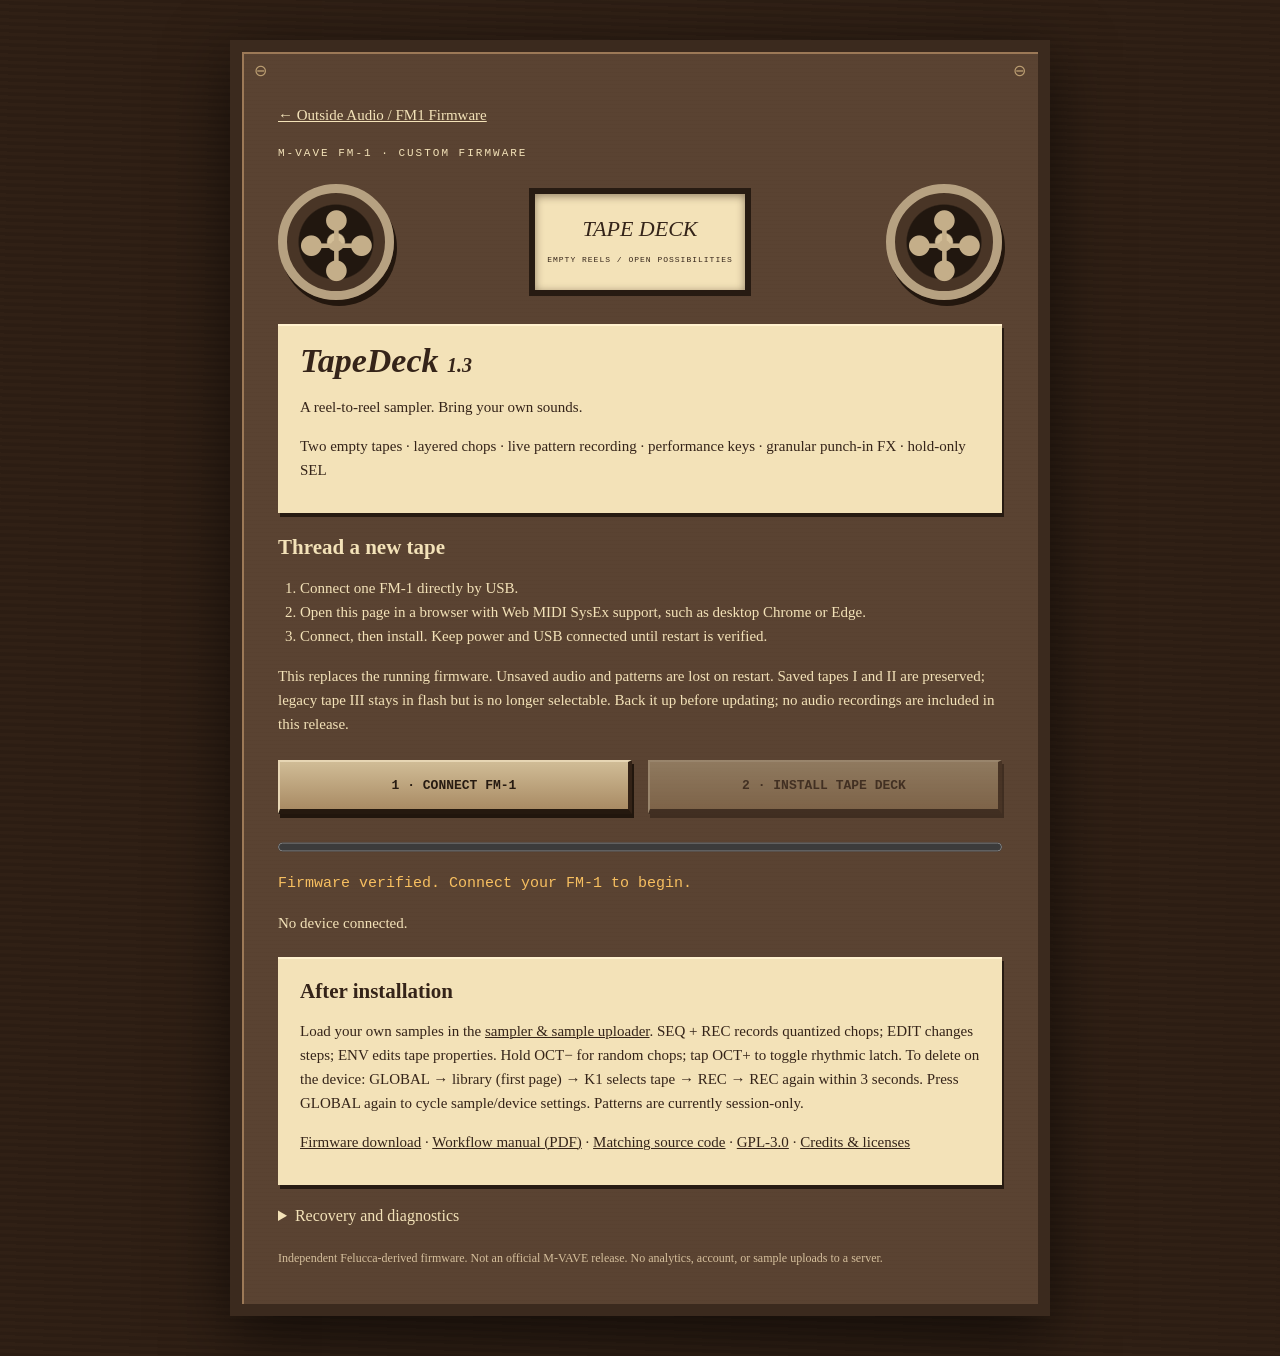
<file: tapedeck.html>
<!doctype html><html lang="en"><meta charset="utf-8"><meta name="viewport" content="width=device-width,initial-scale=1"><title>TapeDeck • FM-1 Installer</title><link rel="stylesheet" href="td-style.css">
<main><p><a href="/#fm1-firmware">← Outside Audio / FM1 Firmware</a></p><div class="screw a">⊖</div><div class="screw b">⊖</div><header><span class="badge">M-VAVE FM-1 · CUSTOM FIRMWARE</span><div class="deck" aria-hidden="true"><div class="reel">✣</div><div class="meter">TAPE DECK<br><small>EMPTY REELS / OPEN POSSIBILITIES</small></div><div class="reel">✣</div></div></header><section class="label"><h1>TapeDeck <span id="version">1.3</span></h1><p>A reel-to-reel sampler. Bring your own sounds.</p><p>Two empty tapes · layered chops · live pattern recording · performance keys · granular punch-in FX · hold-only SEL</p></section>
<section><h2>Thread a new tape</h2><ol><li>Connect one FM-1 directly by USB.</li><li>Open this page in a browser with Web MIDI SysEx support, such as desktop Chrome or Edge.</li><li>Connect, then install. Keep power and USB connected until restart is verified.</li></ol><p>This replaces the running firmware. Unsaved audio and patterns are lost on restart. Saved tapes I and II are preserved; legacy tape III stays in flash but is no longer selectable. Back it up before updating; no audio recordings are included in this release.</p><div class="controls"><button id="connect" disabled>1 · CONNECT FM-1</button><button id="install" disabled>2 · INSTALL TAPE DECK</button></div><progress id="progress" max="100" value="0" aria-label="Firmware installation"></progress><p id="status" role="status" aria-live="polite">Checking firmware package…</p><p id="device">No device connected.</p></section>
<section class="label"><h2>After installation</h2><p>Load your own samples in the <a href="td-sampler-index.html">sampler &amp; sample uploader</a>. SEQ + REC records quantized chops; EDIT changes steps; ENV edits tape properties. Hold OCT− for random chops; tap OCT+ to toggle rhythmic latch. To delete on the device: GLOBAL → library (first page) → K1 selects tape → REC → REC again within 3 seconds. Press GLOBAL again to cycle sample/device settings. Patterns are currently session-only.</p><p><a href="td-tapedeck-1.3.fwsc" download>Firmware download</a> · <a href="td-TapeDeck-1.3-Workflow-Manual.pdf" download>Workflow manual (PDF)</a> · <a href="td-source.zip" download>Matching source code</a> · <a href="td-LICENSE">GPL-3.0</a> · <a href="td-LICENSING.md">Credits &amp; licenses</a></p></section>
<details><summary>Recovery and diagnostics</summary><p>If interrupted, reconnect the FM-1 and use Install again to resume from the update loader. If writing completes but restart cannot be verified, power-cycle the FM-1 and connect again. Do not disconnect while writing. To return to stock firmware, use the official M-VAVE updater with its official firmware.</p><pre id="log"></pre></details><footer>Independent Felucca-derived firmware. Not an official M-VAVE release. No analytics, account, or sample uploads to a server.</footer></main><script type="module" src="td-installer.js?v=1.3-audit1"></script></html>
</file>
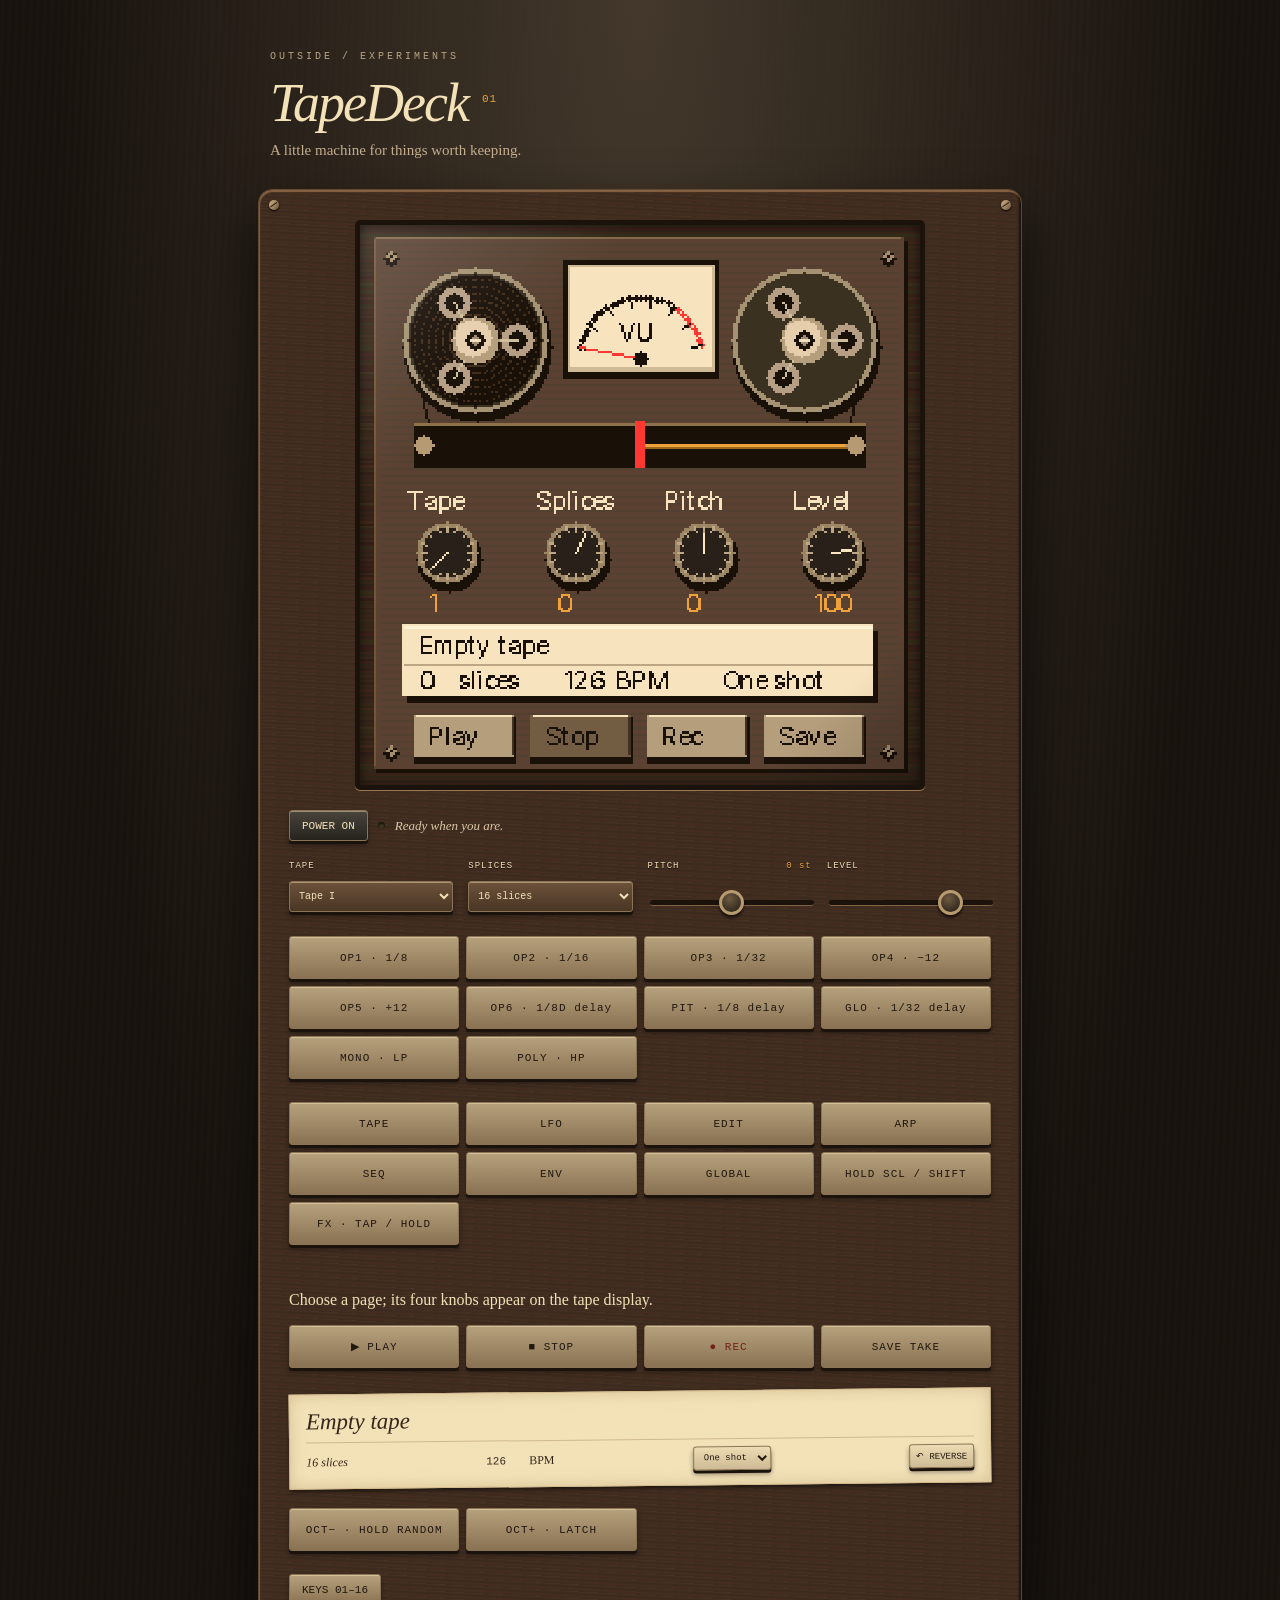
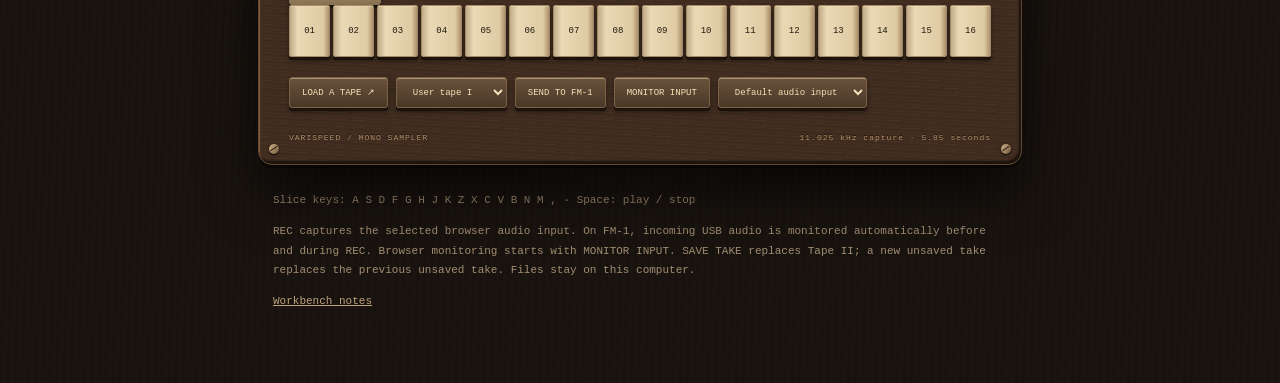
<file: td-sampler-index.html>
<!doctype html><html lang="en"><head><meta charset="utf-8"><meta name="viewport" content="width=device-width,initial-scale=1"><title>TapeDeck — FM-1 sampler</title><link rel="stylesheet" href="td-sampler-style.css"></head><body>
<main><header><span class="maker">OUTSIDE / EXPERIMENTS</span><h1>TapeDeck<span>01</span></h1><p>A little machine for things worth keeping.</p></header>
<section class="instrument" aria-label="TapeDeck sampler"><div class="screw tl"></div><div class="screw tr"></div><div class="screw bl"></div><div class="screw br"></div>
<div class="deck"><canvas id="display" width="240" height="240" aria-label="Live sampler display"></canvas><div class="glass"></div></div>
<div class="power"><button id="power">POWER ON</button><span id="lamp"></span><span id="status" role="status">Ready when you are.</span></div>
<div class="knobs"><label>TAPE<select id="source"></select></label><label>SPLICES<select id="slices"><option value="0">Whole tape</option><option value="1">4 slices</option><option value="2">8 slices</option><option value="3" selected>16 slices</option><option value="4">32 slices</option><option value="5">Auto splices</option></select></label><label>PITCH <output id="pitch-value">0 st</output><input id="pitch" type="range" min="-24" max="24" value="0" aria-label="Knob 3 pitch"></label><label>LEVEL<input id="level" type="range" min="0" max="127" value="100" aria-label="Knob 4 level"></label></div>
<div class="transport" id="perform"></div>
<div class="transport" id="pages"><button data-page="0">TAPE</button><button data-page="1">LFO</button><button data-page="2">EDIT</button><button data-page="3">ARP</button><button data-page="4">SEQ</button><button data-page="6">ENV</button><button data-page="7">GLOBAL</button><button id="shift">HOLD SCL / SHIFT</button><button id="fx">FX · TAP / HOLD</button></div>
<button id="clear-pattern" hidden>CLEAR THIS TAPE’S PATTERN</button><div class="transport" id="page-knobs"></div><p id="page-help" role="status">Choose a page; its four knobs appear on the tape display.</p>
<div class="transport"><button id="play">▶ PLAY</button><button id="stop">■ STOP</button><button id="rec">● REC</button><button id="save">SAVE TAKE</button></div>
<div class="label"><i id="tape-name">Empty tape</i><span><b id="count">16 slices</b><label><input id="bpm" type="number" min="40" max="240" value="126"> BPM</label><select id="mode" aria-label="Playback mode"><option>One shot</option><option>Gated</option><option>Loop</option></select><button id="reverse" aria-pressed="false">↶ REVERSE</button></span></div>
<div class="transport"><button id="random">OCT− · HOLD RANDOM</button><button id="latch">OCT+ · LATCH</button></div><button id="bank">KEYS 01–16</button><div id="pads" class="pads" aria-label="Slice keys"></div>
<div class="loading"><button id="load">LOAD A TAPE ↗</button><input type="file" id="file" accept="audio/*" hidden><select id="slot" aria-label="Import destination"><option value="0">User tape I</option><option value="1">User tape II</option></select><button id="send" disabled>SEND TO FM-1</button><button id="monitor" aria-pressed="false">MONITOR INPUT</button><select id="input" aria-label="Recording input"><option value="default">Default audio input</option></select></div>
<div class="engraving">VARISPEED / MONO SAMPLER <span>11.025 kHz capture · 5.85 seconds</span></div></section>
<footer><p>Slice keys: A S D F G H J K Z X C V B N M , · Space: play / stop</p><p>REC captures the selected browser audio input. On FM-1, incoming USB audio is monitored automatically before and during REC. Browser monitoring starts with MONITOR INPUT. SAVE TAKE replaces Tape II; a new unsaved take replaces the previous unsaved take. Files stay on this computer.</p><a href="td-README.md">Workbench notes</a></footer></main><script type="module" src="td-sampler-app.js"></script></body></html>
</file>
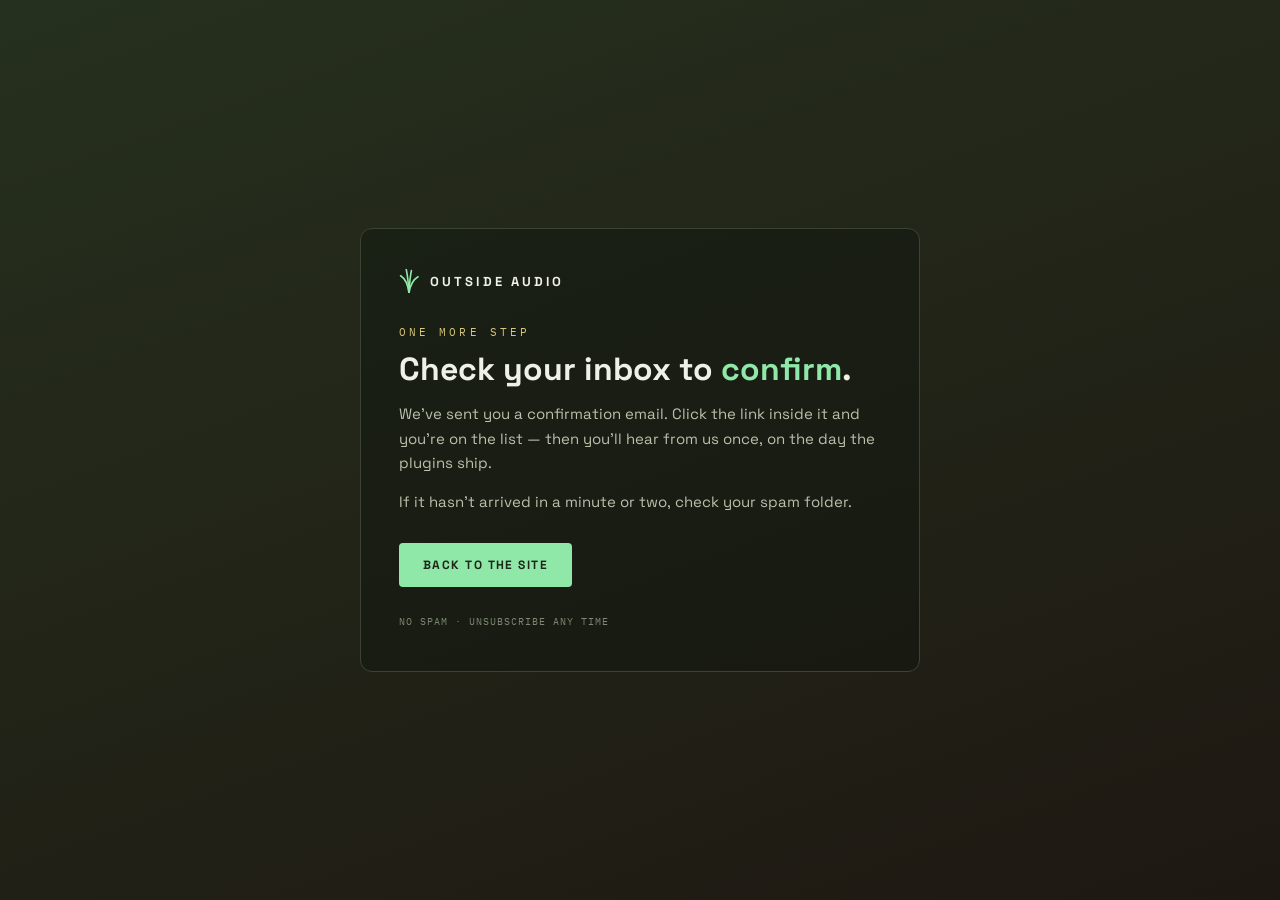
<file: thanks.html>
<!DOCTYPE html>
<html lang="en">
<head>
<meta charset="utf-8">
<title>You're on the list — Outside Audio</title>
<meta name="viewport" content="width=device-width, initial-scale=1">
<meta name="robots" content="noindex">
<meta name="description" content="Confirm your subscription to hear when the Outside Audio plugins ship.">
<link rel="preconnect" href="https://fonts.googleapis.com">
<link rel="preconnect" href="https://fonts.gstatic.com" crossorigin>
<link href="https://fonts.googleapis.com/css2?family=IBM+Plex+Mono:wght@400;600&family=Space+Grotesk:wght@400;700&display=swap" rel="stylesheet">
<style>
  *{margin:0;padding:0;box-sizing:border-box}
  body{
    min-height:100vh;display:flex;align-items:center;justify-content:center;padding:28px;
    background:linear-gradient(160deg,#26301E,#1E1812);color:#EDF1E6;
    font-family:'Space Grotesk',system-ui,-apple-system,sans-serif;
  }
  .card{
    width:100%;max-width:560px;border:1px solid #3A4433;border-radius:12px;
    background:rgba(14,20,14,.45);padding:40px 38px;
  }
  .mark{display:flex;align-items:center;gap:11px;margin-bottom:32px}
  .mark span{font-size:13px;font-weight:700;letter-spacing:.24em}
  .eyebrow{font-family:'IBM Plex Mono',monospace;font-size:11px;letter-spacing:.28em;color:#D8C878}
  h1{font-size:32px;font-weight:700;line-height:1.15;margin-top:12px}
  h1 em{font-style:normal;color:#8FE8A8}
  p{font-size:15px;line-height:1.65;color:#B9C2AC;margin-top:14px}
  .note{font-family:'IBM Plex Mono',monospace;font-size:10px;letter-spacing:.1em;line-height:1.8;color:#7C8873;margin-top:26px}
  .back{
    display:inline-flex;align-items:center;justify-content:center;height:44px;padding:0 24px;margin-top:28px;
    border-radius:4px;background:#8FE8A8;color:#1E2519;text-decoration:none;
    font-size:12px;font-weight:700;letter-spacing:.12em;
  }
  .back:hover{background:#A6F0BC}
  @media (max-width:480px){.card{padding:30px 24px}h1{font-size:26px}}
</style>
</head>
<body>
  <div class="card">
    <div class="mark">
      <svg width="20" height="24" viewBox="0 0 22 26" fill="none" stroke="#8FE8A8" stroke-width="1.8" stroke-linecap="round" aria-hidden="true">
        <path d="M 11 26 Q 9 11.7 1.76 7.28"></path>
        <path d="M 11 26 Q 10 9.88 7.92 0"></path>
        <path d="M 11 26 Q 12 8.84 13.64 1.56"></path>
        <path d="M 11 26 Q 13 13 20.9 8.32"></path>
      </svg>
      <span>OUTSIDE AUDIO</span>
    </div>

    <div class="eyebrow">ONE MORE STEP</div>
    <h1>Check your inbox to <em>confirm</em>.</h1>
    <p>We've sent you a confirmation email. Click the link inside it and you're on the list — then you'll hear from us once, on the day the plugins ship.</p>
    <p>If it hasn't arrived in a minute or two, check your spam folder.</p>

    <a class="back" href="/">BACK TO THE SITE</a>

    <div class="note">NO SPAM &middot; UNSUBSCRIBE ANY TIME</div>
  </div>
</body>
</html>
</file>
<file: td-style.css>
:root{color-scheme:dark;font-family:Georgia,serif;color:#f3e2b8;background:#1b120c}*{box-sizing:border-box}body{margin:0;padding:40px 16px;background:repeating-linear-gradient(2deg,#2c1d13 0 3px,#302015 4px 7px)}main{max-width:820px;margin:auto;padding:36px;position:relative;border:12px solid #3b2a1e;background:repeating-linear-gradient(0deg,#5a4332,#5a4332 3px,#57402f 4px);box-shadow:inset 2px 2px #9c7957,0 20px 60px #0009}.screw{position:absolute;color:#bb9e72;top:9px}.a{left:12px}.b{right:12px}.badge{font:11px monospace;letter-spacing:2px}.deck{display:flex;align-items:center;justify-content:space-between;margin:24px 0}.reel{width:116px;height:116px;display:grid;place-items:center;border:9px solid #b6a181;border-radius:50%;background:radial-gradient(circle,#d4bf98 12%,#21170f 14%,#21170f 53%,#493526 55%);color:#c4ae89;font-size:94px;box-shadow:3px 6px 0 #23170e}.meter{text-align:center;color:#342419;background:#f3e2b8;border:6px solid #271b12;padding:22px 12px;font-size:22px;font-style:italic;box-shadow:inset 0 2px 8px #38231488}.meter small{font:8px monospace;letter-spacing:1px}.label{color:#352419;background:#f3e2b8;padding:16px 22px;box-shadow:2px 4px 0 #271b12;margin:22px 0;border-top:2px solid #fff1ce}h1{font-size:34px;font-style:italic;margin:0 0 8px}h1 span{font-size:20px}h2{font-size:21px;margin:4px 0 12px}p,li{font-size:15px;line-height:1.6}ol{padding-left:22px}.controls{display:flex;gap:16px;margin:24px 0}button{cursor:pointer;background:linear-gradient(#d0bc96,#a98b64);color:#271b12;border:2px solid #e7d6b4;border-bottom:5px solid #25190f;border-right:4px solid #332216;padding:16px;font:bold 13px monospace;flex:1;box-shadow:2px 4px 0 #21160d}button:disabled{opacity:.45;cursor:default}button:active:not(:disabled){transform:translateY(2px)}button:focus-visible,a:focus-visible,summary:focus-visible{outline:3px solid #e8a33c;outline-offset:4px}progress{width:100%;height:18px;accent-color:#e8a33c}#status{color:#f7bf60;font-family:monospace}a{color:inherit;text-decoration-thickness:1px}pre{white-space:pre-wrap;max-height:220px;overflow:auto;background:#21170f;padding:12px;font-size:11px}footer{font-size:12px;line-height:1.6;margin-top:24px;color:#d5bf9c}@media(max-width:580px){body{padding:8px}main{padding:18px;border-width:7px}.reel{width:68px;height:68px;border-width:5px;font-size:54px}.meter{font-size:14px;padding:16px 7px}.meter small{font-size:6px}.controls{flex-direction:column}h1{font-size:28px}}@media(prefers-reduced-motion:no-preference){.working .reel{animation:spin 4s linear infinite}@keyframes spin{to{transform:rotate(360deg)}}}
</file>
<file: td-sampler-style.css>
:root{color-scheme:dark;font-family:Georgia,'Times New Roman',serif;color:#f3e2b8;background:#17120e}*{box-sizing:border-box}body{margin:0;background:radial-gradient(ellipse at 50% 0,#43382b,transparent 65%),repeating-linear-gradient(92deg,#17120e 0,#1b1510 3px,#17120e 7px);min-height:100vh}main{max-width:820px;margin:0 auto;padding:45px 28px}header{position:relative;margin:0 12px 30px}.maker{font:10px ui-monospace,monospace;letter-spacing:3px;color:#bba484}h1{font-weight:400;font-style:italic;font-size:54px;margin:9px 0 0;letter-spacing:-2px}h1 span{font:11px ui-monospace,monospace;letter-spacing:1px;margin-left:14px;vertical-align:super;color:#e8a33c}header p{color:#c4ae90;font-size:15px;margin-top:8px}.instrument{position:relative;padding:30px 30px 22px;border-radius:14px;background:repeating-linear-gradient(3deg,#3b2a1e 0,#442e20 2px,#3b2a1e 5px,#493224 7px);box-shadow:inset 1px 2px 1px #856344,inset -2px -3px 2px #1b120c,0 26px 55px #000a,0 3px 0 #100c09;border:1px solid #63482f}.deck{width:100%;max-width:570px;aspect-ratio:1;margin:0 auto 20px;position:relative;border:5px solid #1b120c;border-radius:5px;box-shadow:0 1px 0 #9d7751,inset 0 3px 10px #000;overflow:hidden;background:#5a4332}canvas{display:block;width:100%;image-rendering:pixelated}.glass{pointer-events:none;position:absolute;inset:0;background:linear-gradient(135deg,#fff2,transparent 25%,transparent 85%,#0003);box-shadow:inset 0 0 12px #0009}.screw{position:absolute;width:10px;height:10px;border-radius:50%;background:linear-gradient(120deg,#d1b688,#6d543c);box-shadow:0 1px 2px #000}.screw:after{content:'';position:absolute;inset:4px 1px;border-top:1px solid #24180f;transform:rotate(-35deg)}.tl{top:10px;left:10px}.tr{top:10px;right:10px}.bl{bottom:10px;left:10px}.br{bottom:10px;right:10px}button,select,input{font:11px ui-monospace,monospace}button,select{border:1px solid #8b7455;border-radius:3px;background:linear-gradient(#b6a17d,#897252);color:#21170f;box-shadow:inset 0 1px #f3e2b877,0 3px 0 #1b120c,0 4px 5px #0006;min-height:31px;padding:7px 12px;cursor:pointer}button:active,button[aria-pressed=true]{transform:translateY(2px);box-shadow:inset 0 2px 4px #0008,0 1px #1b120c;background:#776143}button:focus-visible,select:focus-visible,input:focus-visible{outline:2px solid #e8a33c;outline-offset:3px}.power{display:flex;align-items:center;gap:10px;margin-bottom:20px}.power button{background:linear-gradient(#49453c,#26231e);color:#f3e2b8}.power span:last-child{font-style:italic;font-size:13px;color:#dac7a6}#lamp{width:7px;height:7px;flex-shrink:0;border-radius:50%;background:#403b20;box-shadow:inset 0 1px 3px #000}#lamp.on{background:#e8a33c;box-shadow:0 0 8px #e8a33c}.knobs{display:grid;grid-template-columns:1fr 1fr 1fr 1fr;gap:15px;margin:10px 0 24px}.knobs label{font:9px ui-monospace,monospace;letter-spacing:1px;display:flex;flex-direction:column;gap:10px;text-shadow:0 1px #140e08}.knobs select{width:100%;padding:5px;font-size:10px;background:linear-gradient(#6c523b,#493624);color:#f3e2b8}.knobs output{position:absolute;align-self:flex-end;color:#e8a33c}input[type=range]{width:100%;appearance:none;height:6px;background:#1b120c;border-bottom:1px solid #846343;border-radius:5px;margin-top:19px}input[type=range]::-webkit-slider-thumb{appearance:none;width:25px;height:25px;border:3px solid #b79b6e;border-radius:50%;background:radial-gradient(circle at 40% 30%,#6d5a41,#211b14);box-shadow:0 3px 3px #0009;cursor:ew-resize}.transport{display:grid;grid-template-columns:repeat(4,1fr);gap:7px;margin-bottom:23px}.transport button{height:43px;letter-spacing:1px}#rec{color:#742018}#rec.recording{background:linear-gradient(#db745a,#9d3e2f);color:#ffe4bc}.label{background:#f3e2b8;color:#35251a;padding:14px 16px;transform:rotate(-.6deg);box-shadow:1px 2px 4px #0009,inset 0 0 15px #bca4778a;margin-bottom:22px;border:1px solid #d3ba8c}.label>i{font-size:23px;display:block;border-bottom:1px solid #b89d7499;padding-bottom:7px;margin-bottom:7px}.label>span{display:flex;align-items:center;justify-content:space-between;gap:10px;font-size:12px}.label b{font-weight:400;font-style:italic}.label input{width:40px;background:transparent;border:0;color:#35251a;padding:0}.label select,.label button{min-height:24px;padding:3px 6px;font-size:9px;background:linear-gradient(#eddbb3,#cebb95)}.pads{display:grid;grid-template-columns:repeat(16,1fr);gap:3px;margin-bottom:20px}.pads button{padding:0;min-width:0;height:52px;border-radius:2px;font-size:9px;background:linear-gradient(90deg,#c0ab86,#ead9b5 20%,#dfcba4 85%,#ae926c);border:1px solid #a18b69}.pads button.active{background:linear-gradient(#c28b3d,#ebbc70);transform:translateY(3px);box-shadow:inset 0 1px 4px #725225}.loading{display:flex;gap:8px;flex-wrap:wrap}.loading select,.loading button{font-size:9px;max-width:210px;background:linear-gradient(#68523c,#4a3827);color:#f3e2b8;border-color:#7d6145}.engraving{display:flex;justify-content:space-between;margin-top:25px;font:8px ui-monospace,monospace;letter-spacing:1px;color:#b4946e;text-shadow:0 -1px #1b120c}footer{margin:26px 15px;color:#a28e73;font:11px/1.8 ui-monospace,monospace}footer a{color:#bea17b}@media(max-width:600px){main{padding:25px 12px}.instrument{padding:23px 16px}.knobs{grid-template-columns:1fr 1fr;gap:22px}h1{font-size:46px}.pads{grid-template-columns:repeat(8,1fr);gap:5px}.engraving span{display:none}.label>span{flex-wrap:wrap}.deck{border-width:3px}}
</file>
